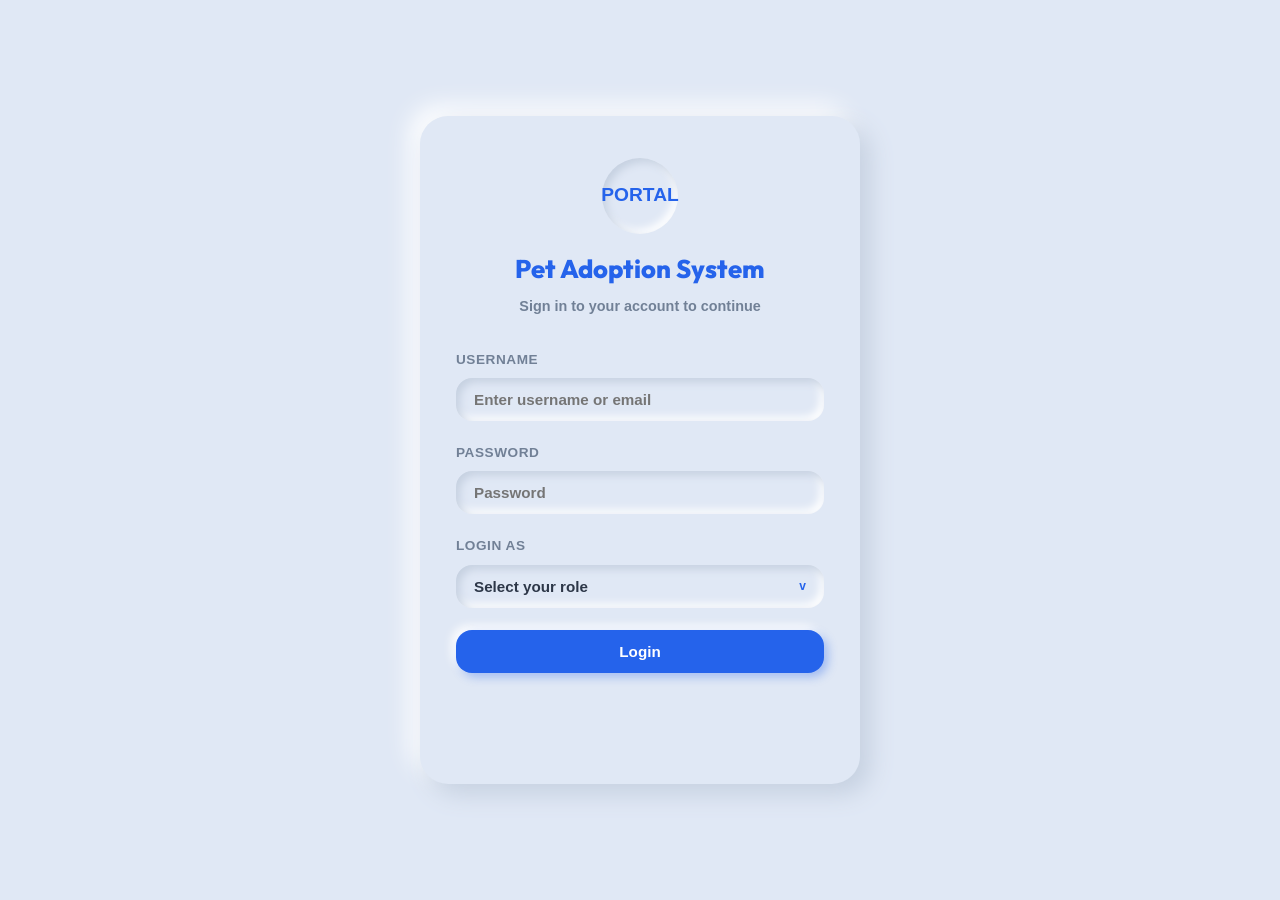
<file: PetAdoptionSystem/login.html>
<!DOCTYPE html>
<html lang="en">
<head>
    <meta charset="UTF-8">
    <meta name="viewport" content="width=device-width, initial-scale=1.0">
    <title>Pet Adoption Center - Login</title>
    <link rel="stylesheet" href="styles.css">
</head>
<body class="login-page">

    <div class="login-card">
        <div class="login-header">
            <div class="login-icon">PORTAL</div>
            <h2>Pet Adoption System</h2>
            <p>Sign in to your account to continue</p>
        </div>

        <form id="loginForm" class="login-form">
            <div class="form-group">
                <label for="username">Username</label>
                <input type="text" id="username" name="username" placeholder="Enter username or email" required autocomplete="off">
            </div>

            <div class="form-group">
                <label for="password">Password</label>
                <input type="password" id="password" name="password" placeholder="Password" required>
            </div>

            <div class="form-group">
                <label for="role">Login as</label>
                <div class="select-wrapper">
                    <select id="role" name="role" required>
                        <option value="">Select your role</option>
                        <option value="admin">Admin</option>
                        <option value="staff">Staff</option>
                        <option value="adopter">Adopter</option>
                    </select>
                </div>
            </div>

            <button type="submit" class="btn btn-block btn-primary">Login</button>
            <p id="message" style="text-align: center; font-size: 0.85rem; font-weight: 700; margin-top: 14px; min-height: 20px;"></p>
        </form>
    </div>

    <script>
        const allowedUsers = [
            { role: 'adopter', email: 'user@test.com', password: 'user123' },
            { role: 'admin', email: 'admin@test.com', password: 'admin123' },
            { role: 'staff', email: 'staff@test.com', password: 'staff123' }
        ];

        const loginForm = document.getElementById('loginForm');
        const messageEl = document.getElementById('message');

        loginForm.addEventListener('submit', function (event) {
            event.preventDefault();

            const usernameInput = document.getElementById('username').value.trim();
            const passwordInput = document.getElementById('password').value.trim();
            const roleInput = document.getElementById('role').value;

            const validUser = allowedUsers.find(user => 
                user.role === roleInput &&
                user.email.toLowerCase() === usernameInput.toLowerCase() &&
                user.password === passwordInput
            );

            if (validUser) {
                messageEl.style.color = '#16a34a';
                messageEl.textContent = 'Login successful! Redirecting...';

                // Save current user role
                localStorage.setItem('currentUserRole', roleInput);
                localStorage.setItem('currentUserEmail', usernameInput);

                setTimeout(() => {
                    if (roleInput === 'adopter') {
                        window.location.href = 'pets.html';
                    } else {
                        window.location.href = 'index.html';
                    }
                }, 800);
            } else {
                messageEl.style.color = '#dc2626';
                messageEl.textContent = 'Invalid credentials or role selected.';
            }
        });
    </script>
</body>
</html>
</file>
<file: PetAdoptionSystem/styles.css>
@import url('https://fonts.googleapis.com/css2?family=Outfit:wght@600;700;800&display=swap');

:root {
    --bg-color: #e0e8f5;
    --primary-color: #2563eb;
    --primary-hover: #1d4ed8;
    --text-color: #2d3748;
    --text-muted: #718096;
    --sidebar-width: 260px;
    --radius: 16px;
    
    --neu-flat: 6px 6px 12px #c5d0e0, -6px -6px 12px #ffffff;
    --neu-flat-hover: 8px 8px 16px #b8c4d8, -8px -8px 16px #ffffff;
    --neu-pressed: inset 4px 4px 8px #c5d0e0, inset -4px -4px 8px #ffffff;
    --neu-pressed-deep: inset 6px 6px 10px #b8c4d8, inset -6px -6px 10px #ffffff;
    
    --transition: all 0.25s cubic-bezier(0.4, 0, 0.2, 1);
}

* {
    box-sizing: border-box;
}

body {
    font-family: -apple-system, BlinkMacSystemFont, "Segoe UI", Roboto, "Helvetica Neue", Arial, sans-serif;
    background-color: var(--bg-color);
    color: var(--text-color);
    margin: 0;
    padding: 0;
    display: flex;
    min-height: 100vh;
    font-size: 15px;
    line-height: 1.5;
    -webkit-font-smoothing: antialiased;
}

aside h2, header h1, main > h2, .profile-details h2, .chart-header h2, .form-card-title, .login-header h2 {
    font-family: 'Outfit', sans-serif;
}

/* ==================== RBAC UTILITY ==================== */
.rbac-hidden {
    display: none !important;
}

/* ==================== SIDEBAR ==================== */
aside {
    width: var(--sidebar-width);
    background-color: var(--bg-color);
    color: var(--text-color);
    height: 100vh;
    padding: 28px 20px;
    box-sizing: border-box;
    position: fixed;
    top: 0;
    left: 0;
    display: flex;
    flex-direction: column;
    z-index: 100;
    box-shadow: 4px 0px 14px rgba(197, 208, 224, 0.6);
}

aside h2 {
    font-size: 1.25rem;
    font-weight: 800;
    margin: 0 0 28px 0;
    text-align: center;
    color: var(--primary-color);
    letter-spacing: -0.02em;
    padding: 16px;
    border-radius: var(--radius);
    background: var(--bg-color);
    box-shadow: var(--neu-pressed);
}

aside a {
    display: flex;
    align-items: center;
    color: var(--text-color);
    text-decoration: none;
    padding: 14px 20px;
    margin-bottom: 12px;
    border-radius: var(--radius);
    font-size: 0.95rem;
    font-weight: 600;
    background: var(--bg-color);
    box-shadow: var(--neu-flat);
    transition: var(--transition);
}

aside a:hover {
    color: var(--primary-color);
    box-shadow: var(--neu-flat-hover);
    transform: translateY(-2px);
}

aside a.active {
    color: var(--primary-color);
    font-weight: 800;
    box-shadow: var(--neu-pressed);
    transform: none;
}

aside .nav-spacer {
    flex: 1;
}

aside a.logout-btn {
    color: #dc2626;
    margin-bottom: 0;
}

aside a.logout-btn:hover {
    color: #b91c1c;
}

/* ==================== MAIN CONTENT ==================== */
@keyframes mainFadeIn {
    from {
        opacity: 0;
        transform: translateY(10px);
    }
    to {
        opacity: 1;
        transform: translateY(0);
    }
}

main {
    margin-left: var(--sidebar-width);
    flex: 1;
    padding: 36px 42px;
    box-sizing: border-box;
    overflow-y: auto;
    height: 100vh;
    animation: mainFadeIn 0.4s ease-out forwards;
}

header {
    display: flex;
    justify-content: space-between;
    align-items: center;
    margin-bottom: 36px;
    padding: 48px 36px; 
    background: 
        linear-gradient(135deg, rgba(30, 58, 138, 0.85) 0%, rgba(37, 99, 235, 0.75) 100%),
        url('pets-header-bg.jpg') center/cover no-repeat;
    border-radius: 20px;
    box-shadow: var(--neu-flat);
    color: white;
    position: relative;
    overflow: hidden;
}

header h1 {
    font-size: 2.5rem;
    font-weight: 800;
    color: #ffffff;
    margin: 0;
    letter-spacing: -0.02em;
    text-shadow: 0 2px 8px rgba(0, 0, 0, 0.4);
}

header > div {
    font-size: 0.95rem;
    color: #f0f6ff;
    font-weight: 600;
}

#user-role {
    font-weight: 700;
    color: var(--primary-color);
    background: var(--bg-color);
    padding: 6px 16px;
    border-radius: 9999px;
    box-shadow: var(--neu-pressed);
    display: inline-block;
    margin-left: 6px;
}

main > h2 {
    font-size: 1.35rem;
    font-weight: 800;
    color: var(--text-color);
    margin: 38px 0 20px 0;
    letter-spacing: -0.01em;
}

/* ==================== FORMS & CARDS ==================== */
.form-card {
    background: var(--bg-color);
    padding: 28px;
    border-radius: 20px;
    box-shadow: var(--neu-flat);
    margin-bottom: 34px;
}

.form-card-title {
    font-size: 1.15rem;
    font-weight: 800;
    color: var(--primary-color);
    margin: 0 0 20px 0;
    padding-bottom: 10px;
    border-bottom: 2px solid rgba(197, 208, 224, 0.5);
}

.form-grid {
    display: grid;
    grid-template-columns: repeat(auto-fit, minmax(220px, 1fr));
    gap: 20px;
    align-items: end;
}

.form-group {
    display: flex;
    flex-direction: column;
    gap: 8px;
}

.form-group.span-2 {
    grid-column: span 2;
}

.form-group label {
    font-size: 0.85rem;
    font-weight: 700;
    color: var(--text-muted);
    text-transform: uppercase;
    letter-spacing: 0.04em;
}

input[type="text"],
input[type="email"],
input[type="password"],
input[type="date"],
input[type="number"],
select {
    width: 100%;
    padding: 13px 18px;
    border: none;
    border-radius: var(--radius);
    background: var(--bg-color);
    color: var(--text-color);
    font-size: 0.95rem;
    font-weight: 600;
    box-shadow: var(--neu-pressed);
    outline: none;
    transition: var(--transition);
    font-family: inherit;
}

input:focus, select:focus {
    box-shadow: var(--neu-pressed-deep);
    color: var(--primary-color);
}

.select-wrapper {
    position: relative;
    width: 100%;
}

.select-wrapper::after {
    content: "v";
    font-size: 0.75rem;
    font-weight: bold;
    color: var(--primary-color);
    position: absolute;
    right: 18px;
    top: 50%;
    transform: translateY(-50%);
    pointer-events: none;
}

select {
    appearance: none;
    -webkit-appearance: none;
    cursor: pointer;
    padding-right: 40px;
}

/* ==================== BUTTONS ==================== */
button, .btn {
    background: var(--bg-color);
    color: var(--primary-color);
    border: none;
    padding: 13px 24px;
    cursor: pointer;
    border-radius: var(--radius);
    font-size: 0.95rem;
    font-weight: 700;
    display: inline-flex;
    align-items: center;
    justify-content: center;
    gap: 8px;
    box-shadow: var(--neu-flat);
    transition: var(--transition);
    text-decoration: none;
    font-family: inherit;
}

button:hover, .btn:hover {
    color: var(--primary-hover);
    box-shadow: var(--neu-flat-hover);
    transform: translateY(-2px);
}

button:active, .btn:active {
    box-shadow: var(--neu-pressed);
    transform: translateY(0);
}

.btn-primary {
    background: var(--primary-color);
    color: #ffffff;
    box-shadow: 4px 4px 10px rgba(37, 99, 235, 0.35), -4px -4px 10px #ffffff;
}

.btn-primary:hover {
    background: var(--primary-hover);
    color: #ffffff;
    box-shadow: 6px 6px 14px rgba(29, 78, 216, 0.45), -4px -4px 10px #ffffff;
}

.btn-danger {
    color: #dc2626;
}

.btn-danger:hover {
    color: #b91c1c;
}

.btn-block {
    width: 100%;
}

/* ==================== STATS & CHARTS ==================== */
.stats-grid {
    display: grid;
    grid-template-columns: repeat(auto-fit, minmax(200px, 1fr));
    gap: 22px;
    margin-bottom: 34px;
}

.stat-card {
    background: var(--bg-color);
    padding: 24px 20px;
    border-radius: 20px;
    box-shadow: var(--neu-flat);
    transition: var(--transition);
}

.stat-card:hover {
    transform: translateY(-4px);
    box-shadow: var(--neu-flat-hover);
}

.stat-card h3 {
    margin: 0 0 12px 0;
    font-size: 0.82rem;
    font-weight: 700;
    text-transform: uppercase;
    letter-spacing: 0.06em;
    color: var(--text-muted);
}

.stat-card p {
    margin: 0;
    font-size: 2.2rem;
    font-weight: 800;
    color: var(--primary-color);
    letter-spacing: -0.03em;
    line-height: 1;
}

.charts-grid {
    display: grid;
    grid-template-columns: repeat(auto-fit, minmax(340px, 1fr));
    gap: 28px;
    margin-bottom: 38px;
}

.chart-card {
    background: var(--bg-color);
    padding: 28px;
    border-radius: 24px;
    box-shadow: var(--neu-flat);
}

.chart-header {
    display: flex;
    justify-content: space-between;
    align-items: center;
    margin-bottom: 22px;
}

.chart-header h2 {
    font-size: 1.2rem;
    font-weight: 800;
    margin: 0;
    color: var(--text-color);
}

.badge {
    font-size: 0.82rem;
    font-weight: 700;
    color: var(--primary-color);
    background: var(--bg-color);
    padding: 6px 14px;
    border-radius: 9999px;
    box-shadow: var(--neu-pressed);
    display: inline-block;
}

.badge-success { color: #16a34a; }
.badge-warning { color: #d97706; }
.badge-danger  { color: #dc2626; }

.donut-container {
    display: flex;
    align-items: center;
    gap: 24px;
}

.canvas-wrapper {
    position: relative;
    width: 170px;
    height: 170px;
    flex-shrink: 0;
}

.chart-center-text {
    position: absolute;
    top: 50%;
    left: 50%;
    transform: translate(-50%, -50%);
    text-align: center;
    pointer-events: none;
}

.total-number {
    display: block;
    font-family: 'Outfit', sans-serif;
    font-size: 1.8rem;
    font-weight: 800;
    color: var(--text-color);
    line-height: 1;
}

.total-label {
    font-size: 0.75rem;
    font-weight: 700;
    color: var(--text-muted);
}

.legend-list {
    flex: 1;
    display: flex;
    flex-direction: column;
    gap: 10px;
}

.legend-item {
    display: flex;
    align-items: center;
    font-size: 0.9rem;
    font-weight: 600;
    color: var(--text-color);
}

.legend-item .val {
    margin-left: auto;
    font-weight: 800;
}

.dot {
    width: 10px;
    height: 10px;
    border-radius: 50%;
    display: inline-block;
    margin-right: 10px;
}

.dot.dogs { background-color: #2563eb; }
.dot.cats { background-color: #16a34a; }
.dot.rabbits { background-color: #d97706; }
.dot.hamsters { background-color: #9333ea; }
.dot.birds { background-color: #dc2626; }

.bar-container {
    position: relative;
    height: 180px;
    width: 100%;
}

/* ==================== TABLES ==================== */
table.data-table {
    width: 100%;
    border-collapse: separate;
    border-spacing: 0;
    background-color: var(--bg-color);
    margin-bottom: 28px;
    box-shadow: var(--neu-flat);
    border-radius: 20px;
    overflow: hidden;
}

table.data-table th, table.data-table td {
    padding: 16px 20px;
    text-align: left;
    vertical-align: middle;
}

table.data-table th {
    background-color: var(--bg-color);
    color: var(--text-muted);
    font-size: 0.82rem;
    font-weight: 700;
    text-transform: uppercase;
    letter-spacing: 0.05em;
    box-shadow: var(--neu-pressed);
}

table.data-table tbody tr {
    transition: var(--transition);
}

table.data-table tbody tr:hover {
    background-color: rgba(255, 255, 255, 0.45);
}

table.data-table tbody tr td {
    border-bottom: 1px solid rgba(197, 208, 224, 0.4);
}

table.data-table tbody tr:last-child td {
    border-bottom: none;
}

.table-actions {
    display: flex;
    justify-content: center;
    gap: 18px;
    margin-top: 20px;
    margin-bottom: 40px;
}

/* ==================== PROFILE & QR ==================== */
.profile-container {
    background: var(--bg-color);
    padding: 38px;
    border-radius: 24px;
    box-shadow: var(--neu-flat);
    display: flex;
    gap: 40px;
    align-items: flex-start;
}

.qr-box {
    width: 200px;
    height: 200px;
    border-radius: var(--radius);
    display: flex;
    align-items: center;
    justify-content: center;
    text-align: center;
    color: var(--text-muted);
    font-size: 0.92rem;
    font-weight: 700;
    background: #ffffff;
    flex-shrink: 0;
    box-shadow: var(--neu-pressed-deep);
    transition: var(--transition);
    padding: 12px;
}

.qr-box img {
    max-width: 100%;
    max-height: 100%;
}

.profile-details {
    flex: 1;
}

.profile-details h2 {
    margin: 0 0 20px 0;
    font-size: 1.6rem;
    color: var(--text-color);
    padding-bottom: 14px;
    border-bottom: 2px solid rgba(197, 208, 224, 0.5);
}

.profile-details p {
    margin: 12px 0;
    font-size: 0.98rem;
    color: var(--text-color);
}

.profile-details p strong {
    color: var(--text-muted);
    display: inline-block;
    min-width: 160px;
}

/* ==================== LOGIN PAGE ==================== */
body.login-page {
    display: flex;
    justify-content: center;
    align-items: center;
    min-height: 100vh;
    padding: 20px;
}

.login-card {
    background: var(--bg-color);
    width: 100%;
    max-width: 440px;
    padding: 42px 36px;
    border-radius: 28px;
    box-shadow: 10px 10px 24px #c5d0e0, -10px -10px 24px #ffffff;
    animation: mainFadeIn 0.5s ease-out forwards;
}

.login-header {
    text-align: center;
    margin-bottom: 32px;
}

.login-icon {
    font-size: 1.2rem;
    font-weight: 800;
    color: var(--primary-color);
    width: 76px;
    height: 76px;
    margin: 0 auto 16px;
    display: flex;
    align-items: center;
    justify-content: center;
    border-radius: 50%;
    background: var(--bg-color);
    box-shadow: var(--neu-pressed);
}

.login-header h2 {
    font-size: 1.6rem;
    font-weight: 800;
    color: var(--primary-color);
    margin: 0 0 8px 0;
}

.login-header p {
    font-size: 0.9rem;
    color: var(--text-muted);
    margin: 0;
    font-weight: 600;
}

.login-form {
    display: flex;
    flex-direction: column;
    gap: 22px;
}

/* ==================== RESPONSIVE ==================== */
@media (max-width: 900px) {
    aside {
        width: 76px;
        padding: 20px 10px;
    }
    aside h2 {
        font-size: 0.7rem;
        padding: 8px 4px;
    }
    aside a {
        padding: 12px;
        justify-content: center;
        font-size: 0.8rem;
    }
    main {
        margin-left: 76px;
        padding: 24px;
    }
    .form-grid {
        grid-template-columns: 1fr;
    }
    .form-group.span-2 {
        grid-column: span 1;
    }
    .profile-container {
        flex-direction: column;
        align-items: center;
    }
    .donut-container {
        flex-direction: column;
    }
}
</file>
